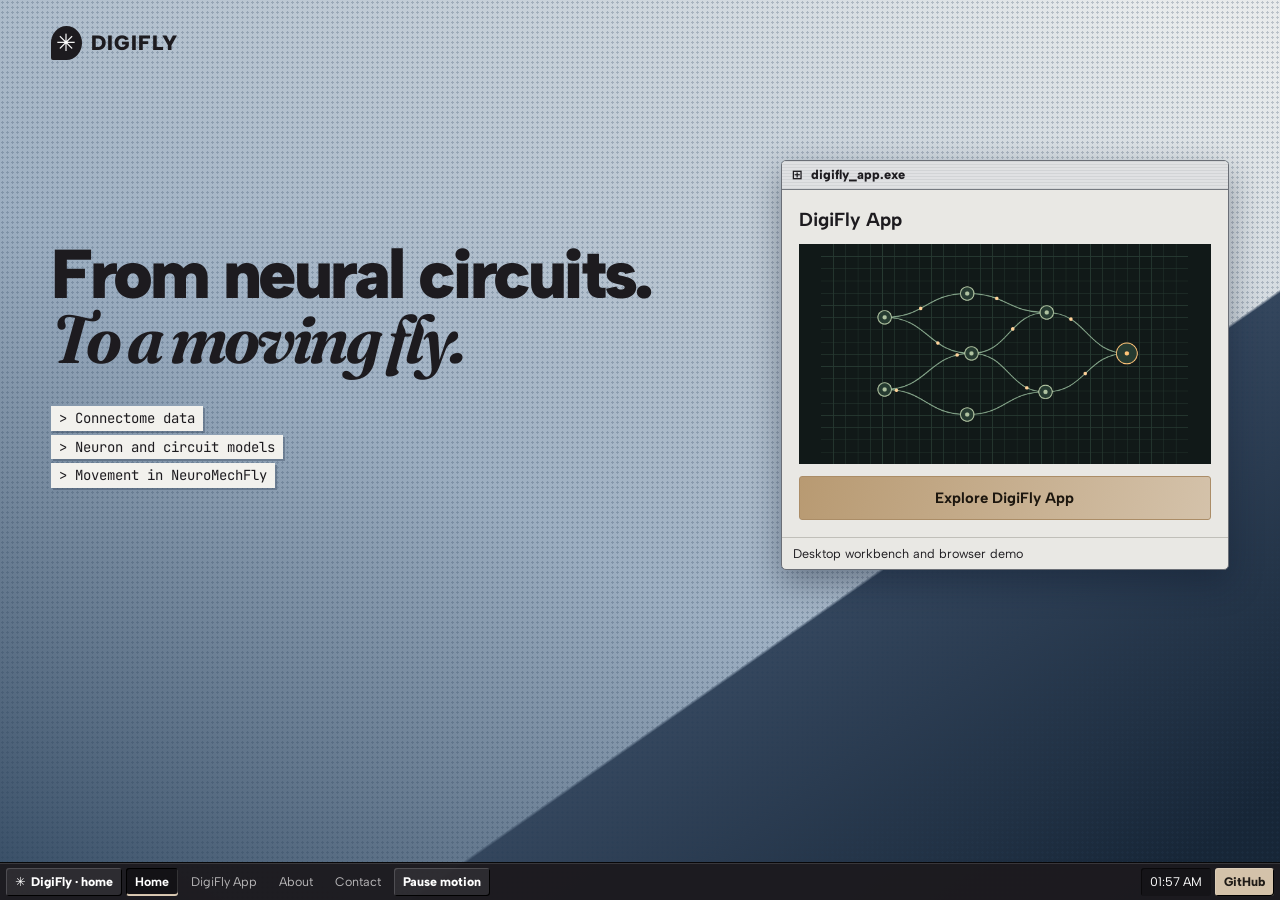
<file: index.html>
<!doctype html>
<html lang="en">
<head>
  <meta charset="utf-8">
  <meta name="viewport" content="width=device-width, initial-scale=1">
  <meta name="description" content="DigiFly research and desktop workbench for fruit fly neural simulations.">
  <meta name="theme-color" content="#1d1b1f">
  <title>Home · DigiFly</title>
  <link rel="stylesheet" href="./assets/site.css">
  <script defer src="./assets/site.js"></script>
</head>
<body class="page-home">
  <a class="skip" href="#main">Skip to content</a>
  <header class="masthead"><a href="./" class="brand"><span aria-hidden="true">✳</span> DigiFly</a></header>
  <main id="main">
<div class="home-layout">
  <section class="home-intro" aria-labelledby="title">
    <h1 id="title">From neural circuits.<br><em>To a moving fly.</em></h1>
    <ul class="terminal">
      <li>Connectome data</li>
      <li>Neuron and circuit models</li>
      <li>Movement in NeuroMechFly</li>
    </ul>
  </section>
  <section class="window launcher" aria-labelledby="launcher-title">
    <div class="window-bar"><span aria-hidden="true">⊞</span> digifly_app.exe</div>
    <div class="launcher-body">
      <h2 id="launcher-title">DigiFly App</h2>
      <figure class="preview-figure"><canvas class="circuit" width="600" height="360" role="img" aria-label="Illustrated neural circuit with activity moving along its connections">Illustrated neural circuit.</canvas></figure>
      <a class="action primary" href="app/">Explore DigiFly App</a>
    </div>
    <div class="window-status">Desktop workbench and browser demo</div>
  </section>
</div>
</main>
  <div class="taskbar">
    <a class="task-home" href="./" aria-label="DigiFly home"><span aria-hidden="true">✳</span> DigiFly · home</a>
    <nav aria-label="Main navigation"><a href="./" aria-current="page">Home</a><a href="./app/">DigiFly App</a><a href="./about/">About</a><a href="./contact/">Contact</a></nav>
    <div class="page-tools" aria-label="Page tools"><button data-motion type="button" aria-pressed="false">Pause motion</button></div>
    <div class="task-tray"><time data-clock aria-label="Local time"></time><a class="task-cta" href="https://github.com/Saint-Sam/Digifly-Public">GitHub</a></div>
  </div>
</body>
</html>
</file>
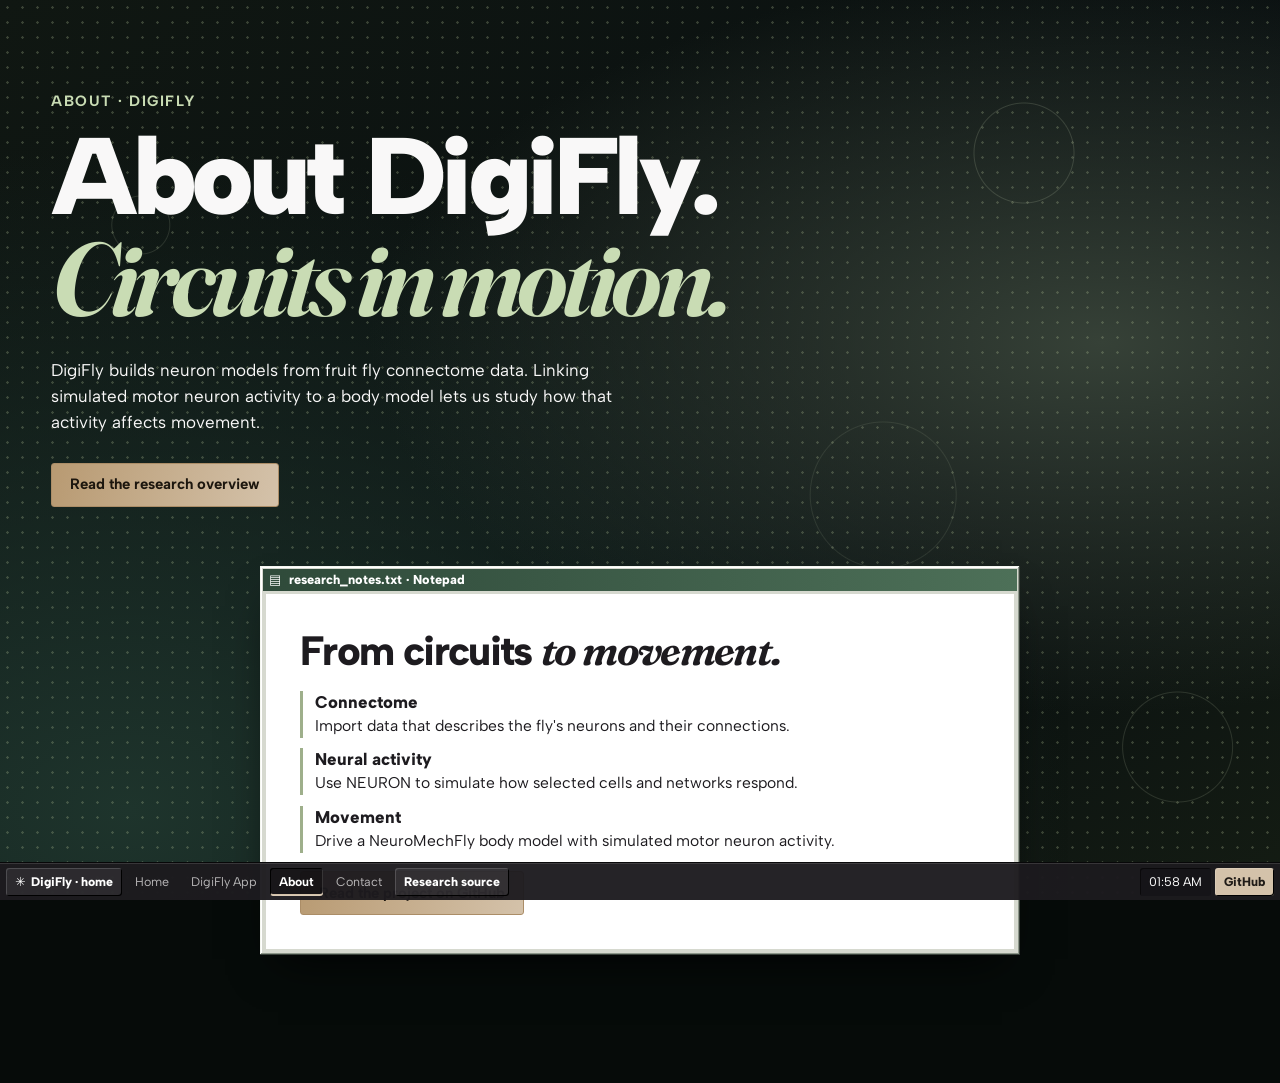
<file: about/index.html>
<!doctype html>
<html lang="en">
<head>
  <meta charset="utf-8">
  <meta name="viewport" content="width=device-width, initial-scale=1">
  <meta name="description" content="DigiFly research and desktop workbench for fruit fly neural simulations.">
  <meta name="theme-color" content="#1d1b1f">
  <title>About · DigiFly</title>
  <link rel="stylesheet" href="../assets/site.css">
  <script defer src="../assets/site.js"></script>
</head>
<body class="page-about">
  <a class="skip" href="#main">Skip to content</a>
  <main id="main">
<section class="hero about-hero" aria-labelledby="title">
  <p class="eyebrow">ABOUT · DIGIFLY</p>
  <h1 id="title">About DigiFly.<br><em>Circuits in motion.</em></h1>
  <p>DigiFly builds neuron models from fruit fly connectome data. Linking simulated motor neuron activity to a body model lets us study how that activity affects movement.</p>
  <a class="action primary" href="#research">Read the research overview</a>
</section>
<article class="window report" id="research" aria-labelledby="report-title">
  <div class="window-bar"><span aria-hidden="true">▤</span> research_notes.txt · Notepad</div>
  <div class="report-body">
    <h2 id="report-title">From circuits <em>to movement.</em></h2>
    <div class="pipeline">
      <section><h2>Connectome</h2><p>Import data that describes the fly's neurons and their connections.</p></section>
      <section><h2>Neural activity</h2><p>Use NEURON to simulate how selected cells and networks respond.</p></section>
      <section><h2>Movement</h2><p>Drive a NeuroMechFly body model with simulated motor neuron activity.</p></section>
    </div>
    <a class="action primary" href="https://github.com/Saint-Sam/Digifly-Public">Read the project on GitHub</a>
  </div>
</article>
</main>
  <div class="taskbar">
    <a class="task-home" href="../" aria-label="DigiFly home"><span aria-hidden="true">✳</span> DigiFly · home</a>
    <nav aria-label="Main navigation"><a href="../">Home</a><a href="../app/">DigiFly App</a><a href="../about/" aria-current="page">About</a><a href="../contact/">Contact</a></nav>
    <div class="page-tools" aria-label="Page tools"><a href="https://github.com/Saint-Sam/Digifly-Public">Research source</a></div>
    <div class="task-tray"><time data-clock aria-label="Local time"></time><a class="task-cta" href="https://github.com/Saint-Sam/Digifly-Public">GitHub</a></div>
  </div>
</body>
</html>
</file>
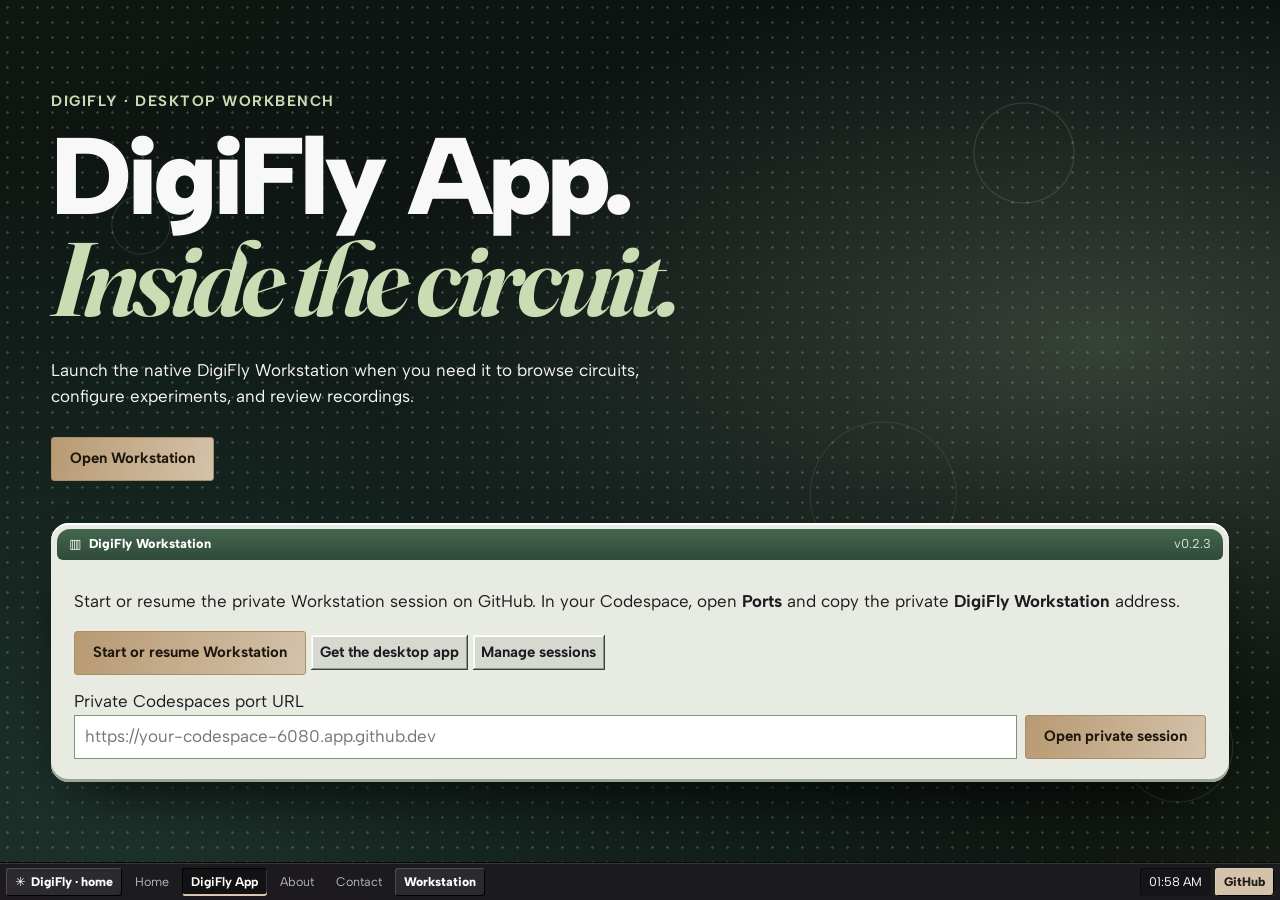
<file: app/index.html>
<!doctype html>
<html lang="en">
<head>
  <meta charset="utf-8">
  <meta name="viewport" content="width=device-width, initial-scale=1">
  <meta name="description" content="DigiFly research and desktop workbench for fruit fly neural simulations.">
  <meta name="theme-color" content="#1d1b1f">
  <title>DigiFly App · DigiFly</title>
  <link rel="stylesheet" href="../assets/site.css">
  <script defer src="../assets/site.js?v=return-to-site"></script>
</head>
<body class="page-app">
  <a class="skip" href="#main">Skip to content</a>
  <main id="main">
<section class="hero" aria-labelledby="title">
  <p class="eyebrow">DIGIFLY · DESKTOP WORKBENCH</p>
  <h1 id="title">DigiFly App.<br><em>Inside the circuit.</em></h1>
  <p>Launch the native DigiFly Workstation when you need it to browse circuits, configure experiments, and review recordings.</p>
  <a class="action primary" href="#workbench">Open Workstation</a>
</section>
<section class="viewer instrument live-workbench" id="workbench" aria-labelledby="workbench-label" data-session-url="">
  <div class="window-bar"><span aria-hidden="true">▥</span> <span id="workbench-label">DigiFly Workstation</span><span class="window-meta">v0.2.3</span></div>
  <div class="session-notice" data-session-notice>
    <p>Start or resume the private Workstation session on GitHub. In your Codespace, open <strong>Ports</strong> and copy the private <strong>DigiFly Workstation</strong> address.</p>
    <a class="action primary" href="https://codespaces.new/Saint-Sam/Digifly-Application/tree/browser-codespace?quickstart=1">Start or resume Workstation</a>
    <a class="action system-button" href="https://github.com/Saint-Sam/Digifly-Application/releases/tag/v0.2.3">Get the desktop app</a>
    <a class="action system-button" href="https://github.com/codespaces">Manage sessions</a>
    <form class="session-connect" data-codespace-form>
      <label for="codespace-address">Private Codespaces port URL</label>
      <div class="session-connect-controls">
        <input id="codespace-address" name="address" type="url" placeholder="https://your-codespace-6080.app.github.dev" required>
        <button class="action primary" type="submit">Open private session</button>
      </div>
      <p data-connect-status role="status"></p>
      <a class="action system-button" data-open-private-session target="_blank" rel="noopener" hidden>Open desktop again</a>
      <a class="action system-button" data-codespace-site target="_blank" rel="noopener" hidden>Open full site inside Codespace</a>
    </form>
  </div>
  <div class="session-launch" data-session-launch hidden>
    <a class="action primary" data-session-link target="_blank" rel="noopener">Open full-window session</a>
  </div>
  <iframe data-session-frame loading="lazy" title="DigiFly Workstation remote desktop" allow="fullscreen" hidden></iframe>
</section>
</main>
  <div class="taskbar">
    <a class="task-home" href="../" aria-label="DigiFly home"><span aria-hidden="true">✳</span> DigiFly · home</a>
    <nav aria-label="Main navigation"><a href="../">Home</a><a href="../app/" aria-current="page">DigiFly App</a><a href="../about/">About</a><a href="../contact/">Contact</a></nav>
    <div class="page-tools" aria-label="Page tools"><a href="#workbench">Workstation</a><a data-session-link target="_blank" rel="noopener" hidden>Open in new tab</a></div>
    <div class="task-tray"><time data-clock aria-label="Local time"></time><a class="task-cta" href="https://github.com/Saint-Sam/Digifly-Public">GitHub</a></div>
  </div>
</body>
</html>
</file>
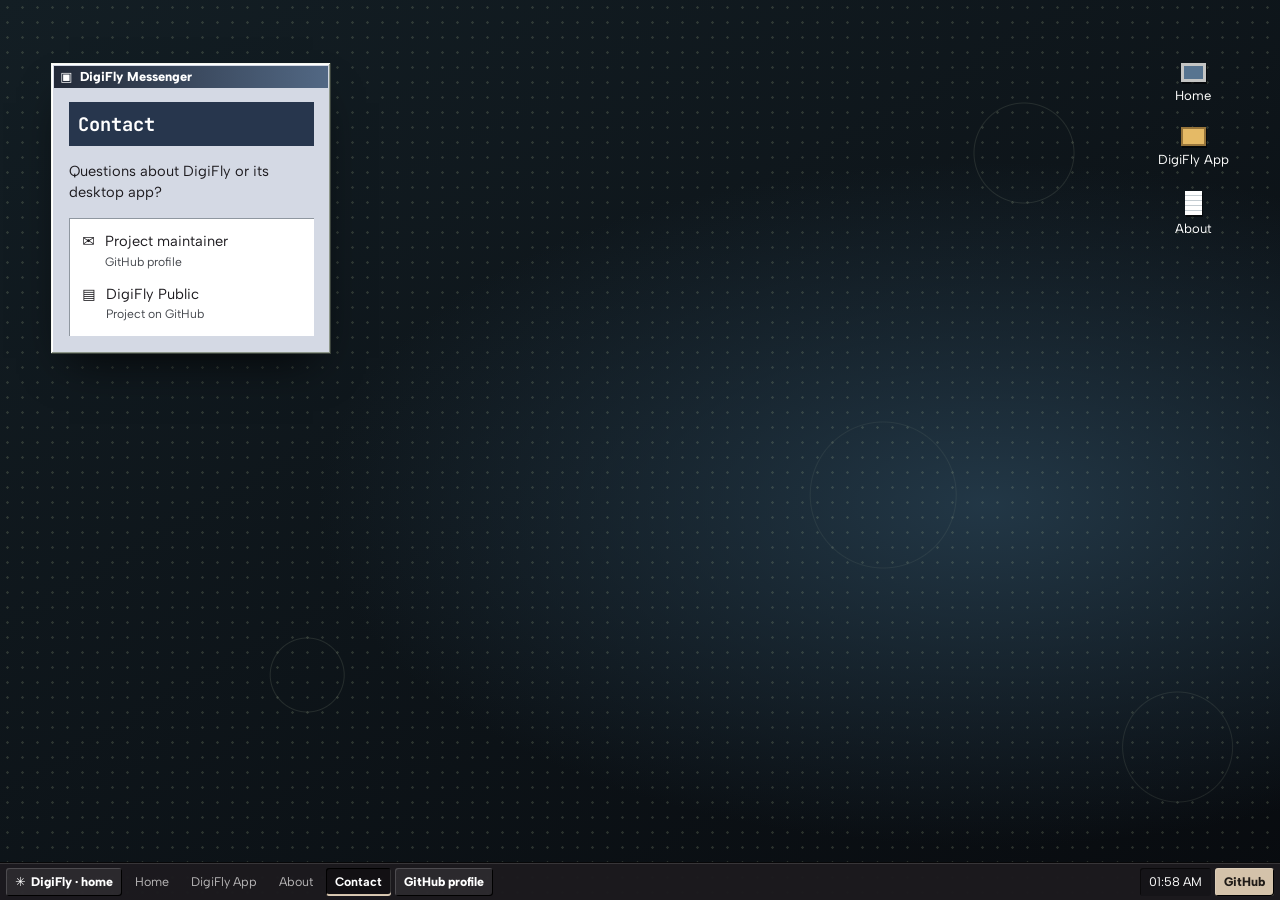
<file: contact/index.html>
<!doctype html>
<html lang="en">
<head>
  <meta charset="utf-8">
  <meta name="viewport" content="width=device-width, initial-scale=1">
  <meta name="description" content="DigiFly research and desktop workbench for fruit fly neural simulations.">
  <meta name="theme-color" content="#1d1b1f">
  <title>Contact · DigiFly</title>
  <link rel="stylesheet" href="../assets/site.css">
  <script defer src="../assets/site.js"></script>
</head>
<body class="page-contact">
  <a class="skip" href="#main">Skip to content</a>
  <main id="main">
<div class="contact-desktop">
  <section class="window messenger" aria-labelledby="title">
    <div class="window-bar"><span aria-hidden="true">▣</span> DigiFly Messenger</div>
    <div class="messenger-body">
      <h1 id="title">Contact</h1>
      <p>Questions about DigiFly or its desktop app?</p>
      <div class="contact-list">
        <a href="https://github.com/Saint-Sam"><span aria-hidden="true">✉</span><span>Project maintainer<small>GitHub profile</small></span></a>
        <a href="https://github.com/Saint-Sam/Digifly-Public"><span aria-hidden="true">▤</span><span>DigiFly Public<small>Project on GitHub</small></span></a>
      </div>
    </div>
  </section>
  <nav class="shortcuts" aria-label="Desktop shortcuts">
    <a href="../"><span class="desktop-icon monitor-icon" aria-hidden="true"></span>Home</a>
    <a href="../app/"><span class="desktop-icon folder-icon" aria-hidden="true"></span>DigiFly App</a>
    <a href="../about/"><span class="desktop-icon document-icon" aria-hidden="true"></span>About</a>
  </nav>
</div>
</main>
  <div class="taskbar">
    <a class="task-home" href="../" aria-label="DigiFly home"><span aria-hidden="true">✳</span> DigiFly · home</a>
    <nav aria-label="Main navigation"><a href="../">Home</a><a href="../app/">DigiFly App</a><a href="../about/">About</a><a href="../contact/" aria-current="page">Contact</a></nav>
    <div class="page-tools" aria-label="Page tools"><a href="https://github.com/Saint-Sam">GitHub profile</a></div>
    <div class="task-tray"><time data-clock aria-label="Local time"></time><a class="task-cta" href="https://github.com/Saint-Sam/Digifly-Public">GitHub</a></div>
  </div>
</body>
</html>
</file>
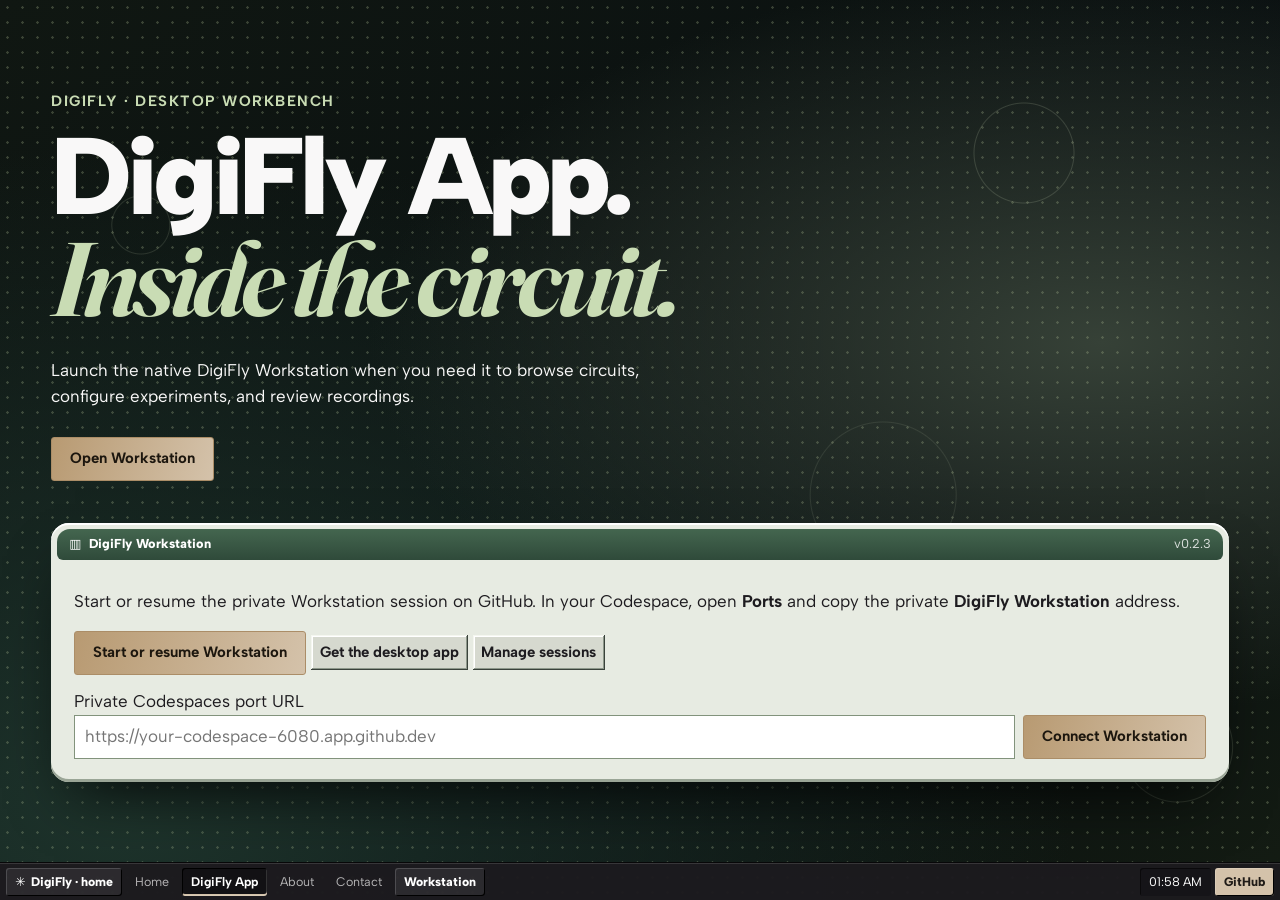
<file: .devcontainer/site/app/index.html>
<!doctype html>
<html lang="en">
<head>
  <meta charset="utf-8">
  <meta name="viewport" content="width=device-width, initial-scale=1">
  <meta name="description" content="DigiFly research and desktop workbench for fruit fly neural simulations.">
  <meta name="theme-color" content="#1d1b1f">
  <title>DigiFly App · DigiFly</title>
  <link rel="stylesheet" href="../assets/site.css">
  <script defer src="../assets/site.js"></script>
</head>
<body class="page-app">
  <a class="skip" href="#main">Skip to content</a>
  <main id="main">
<section class="hero" aria-labelledby="title">
  <p class="eyebrow">DIGIFLY · DESKTOP WORKBENCH</p>
  <h1 id="title">DigiFly App.<br><em>Inside the circuit.</em></h1>
  <p>Launch the native DigiFly Workstation when you need it to browse circuits, configure experiments, and review recordings.</p>
  <a class="action primary" href="#workbench">Open Workstation</a>
</section>
<section class="viewer instrument live-workbench" id="workbench" aria-labelledby="workbench-label" data-session-url="">
  <div class="window-bar"><span aria-hidden="true">▥</span> <span id="workbench-label">DigiFly Workstation</span><span class="window-meta">v0.2.3</span></div>
  <div class="session-notice" data-session-notice>
    <p>Start or resume the private Workstation session on GitHub. In your Codespace, open <strong>Ports</strong> and copy the private <strong>DigiFly Workstation</strong> address.</p>
    <a class="action primary" href="https://codespaces.new/Saint-Sam/Digifly-Application/tree/browser-codespace?quickstart=1">Start or resume Workstation</a>
    <a class="action system-button" href="https://github.com/Saint-Sam/Digifly-Application/releases/tag/v0.2.3">Get the desktop app</a>
    <a class="action system-button" href="https://github.com/codespaces">Manage sessions</a>
    <form class="session-connect" data-codespace-form>
      <label for="codespace-address">Private Codespaces port URL</label>
      <div class="session-connect-controls">
        <input id="codespace-address" name="address" type="url" placeholder="https://your-codespace-6080.app.github.dev" required>
        <button class="action primary" type="submit">Connect Workstation</button>
      </div>
      <p data-connect-status role="status"></p>
    </form>
  </div>
  <div class="session-launch" data-session-launch hidden>
    <a class="action primary" data-session-link target="_blank" rel="noopener">Open full-window session</a>
    <a class="action system-button" data-codespace-site target="_blank" rel="noopener" hidden>Open site inside Codespace</a>
  </div>
  <iframe data-session-frame loading="lazy" title="DigiFly Workstation remote desktop" allow="fullscreen" hidden></iframe>
</section>
</main>
  <div class="taskbar">
    <a class="task-home" href="../" aria-label="DigiFly home"><span aria-hidden="true">✳</span> DigiFly · home</a>
    <nav aria-label="Main navigation"><a href="../">Home</a><a href="../app/" aria-current="page">DigiFly App</a><a href="../about/">About</a><a href="../contact/">Contact</a></nav>
    <div class="page-tools" aria-label="Page tools"><a href="#workbench">Workstation</a><a data-session-link target="_blank" rel="noopener" hidden>Open in new tab</a></div>
    <div class="task-tray"><time data-clock aria-label="Local time"></time><a class="task-cta" href="https://github.com/Saint-Sam/Digifly-Public">GitHub</a></div>
  </div>
</body>
</html>
</file>
<file: assets/site.css>
@import url("https://fonts.googleapis.com/css2?family=Albert+Sans:wght@400;500;650;700;800;900&family=Fraunces:ital,wght@1,650&family=JetBrains+Mono:wght@400;600&display=swap");

:root {
  --ink: #1d1b1f;
  --light: #f9f8f8;
  --pale-green: #c9dcb4;
  --desktop: #060b09;
  --silver: #d6d9cf;
  --green-bar: linear-gradient(90deg, #2f4a3a, #4d7058);
  --gold: #b89a72;
  --mono: "JetBrains Mono", Consolas, monospace;
  --body: "Albert Sans", system-ui, sans-serif;
  --serif: Fraunces, Georgia, serif;
  --utility: Tahoma, "Segoe UI", var(--body);
  --bevel: inset -1px -1px #3a423b, inset 1px 1px #f5f7f0,
           inset -2px -2px #8d978a, inset 2px 2px white;
  --task-raised: inset 1px 1px #ffffff29, inset -1px -1px black;
  --task-pressed: inset 1px 1px black, inset -1px -1px #ffffff24, inset 0 -2px #d4c2aa;
  font: 400 17px/1.55 var(--body);
  color: var(--light);
  background: var(--desktop);
}

*, *::before, *::after { box-sizing: border-box; }
[hidden] { display: none !important; }
body { margin: 0; min-height: 100vh; padding-bottom: 60px; isolation: isolate; }
a { color: inherit; }
button, input { font: inherit; }
button { cursor: pointer; }
:focus-visible { outline: 2px solid #b8853a; outline-offset: 3px; }
.skip { position: fixed; top: 0; left: 1rem; color: var(--ink); background: white; padding: .5rem; z-index: 4; transform: translateY(-120%); }
.skip:focus { transform: translateY(0); }

body::before, body::after {
  content: "";
  position: fixed;
  inset: 0;
  pointer-events: none;
  z-index: -1;
}

body::before {
  background:
    radial-gradient(ellipse at 86% 38%, #364137 0%, transparent 47%),
    radial-gradient(ellipse at 10% 90%, #1e342c 0%, transparent 58%),
    linear-gradient(145deg, #101712, #080e10 64%, #141c13);
}
body::after {
  background:
    radial-gradient(circle at 80% 17%, transparent 49px, #d1ddba2c 50px, transparent 51px),
    radial-gradient(circle at 69% 55%, transparent 72px, #d1ddba1c 73px, transparent 74px),
    radial-gradient(circle at 24% 75%, transparent 36px, #d1ddba2e 37px, transparent 38px),
    radial-gradient(circle at 11% 25%, transparent 28px, #d1ddba24 29px, transparent 30px),
    radial-gradient(circle at 92% 83%, transparent 54px, #d1ddba27 55px, transparent 56px),
    radial-gradient(circle, #adbd9245 1px, transparent 1.5px) 0 0 / 15px 15px;
  animation: drift 70s ease-in-out infinite alternate;
}
body[data-motion-paused]::after { animation-play-state: paused; }
@keyframes drift { to { transform: translate(13px, -10px) scale(1.04); } }

.page-home { color: var(--ink); }
.page-home::before {
  background:
    linear-gradient(145deg, transparent 66%, #34465d 66.2%, #172637 94%),
    linear-gradient(30deg, #354b63 0%, #9caec1 42%, #e8ebec 95%);
}
.page-home::after {
  background: radial-gradient(circle, #243b5580 1px, transparent 1.1px) 0 0 / 5px 5px;
  opacity: .47;
}

main, .masthead { width: min(92vw, 1370px); margin-inline: auto; }
.masthead { padding-top: 26px; }
.brand { display: inline-flex; gap: .5rem; align-items: center; text-decoration: none; font-size: 1.22rem; font-weight: 900; letter-spacing: .05em; text-transform: uppercase; }
.brand span { font-size: 1.4rem; line-height: 1; padding: .3rem; color: white; background: var(--ink); border-radius: 50% 50% 50% 6%; }

.home-layout { display: grid; grid-template-columns: 1.4fr 1fr; align-items: center; gap: clamp(2rem, 8vw, 8rem); min-height: min(610px, calc(100svh - 128px)); padding: 2rem 0; }
.home-intro h1, .hero h1 { margin: 0; font-weight: 900; line-height: .94; letter-spacing: -.05em; }
.home-intro h1 { font-size: clamp(2.7rem, 5.4vw, 5.4rem); }
h1 em, h2 em { font-family: var(--serif); font-weight: 650; }
.home-intro em { font-size: .98em; }
.terminal { width: fit-content; list-style: none; padding: 0; margin: 2rem 0 0; display: grid; gap: 4px; font: .82rem/1.35 var(--mono); }
.terminal li { width: fit-content; background: #f2f1ed; padding: 3px 8px; box-shadow: 2px 2px #3546595e; }
.terminal li::before { content: "> "; }
.hero { padding: clamp(58px, 10vh, 110px) 0 42px; }
.hero .eyebrow { margin: 0 0 .7rem; color: var(--pale-green); font-size: .88rem; font-weight: 700; letter-spacing: .1em; }
.hero h1 { font-size: clamp(2.9rem, 8.5vw, 7.1rem); }
.hero h1 em { font-size: .96em; color: var(--pale-green); }
.hero > p:not(.eyebrow) { max-width: 54ch; margin: 1.6rem 0; }
.action { display: inline-flex; align-items: center; justify-content: center; min-height: 42px; padding: .55rem 1.05rem; font-size: .88rem; font-weight: 700; text-decoration: none; }
.primary { color: #1c160e; background: linear-gradient(105deg, #b89a72, #d4c2aa); border: 1px solid #ab8d67; border-radius: 3px; }
.primary:hover { background: #dcc8aa; }

.window { color: var(--ink); background: var(--silver); padding: 3px; box-shadow: var(--bevel), 0 22px 44px -18px #000c; }
.window-bar { display: flex; align-items: center; gap: 8px; min-height: 22px; padding: 0 6px; background: var(--green-bar); color: white; font: 800 .76rem/1.2 var(--utility); }
.window-meta { margin-left: auto; font-weight: 400; opacity: .82; }
.launcher { border-radius: 5px; background: #e9e8e4; border: 1px solid #6a6e76; padding: 0; overflow: hidden; box-shadow: 0 13px 32px #0e172863; }
.launcher .window-bar { min-height: 29px; color: var(--ink); padding: 0 10px; background: repeating-linear-gradient(#d2d4d6 0 1px, #e0e1e3 1px 3px); border-bottom: 1px solid #757980; }
.launcher-body { padding: .9rem 1rem 1rem; }
.launcher-body h2 { font-size: 1.11rem; margin: 0 0 .6rem; }
.launcher-body .action { width: 100%; margin-top: .7rem; }
.window-status { padding: .35rem .65rem; border-top: 1px solid #c0bfb9; font-size: .74rem; }

figure { margin: 0; }
canvas { display: block; width: 100%; height: auto; }
.preview-figure canvas { max-height: 220px; object-fit: contain; background: #111918; }
.system-button { min-height: 28px; border: 0; box-shadow: var(--bevel); background: var(--silver); padding: .35rem .52rem; }
.instrument { color: var(--ink); background: #e7ebe2; padding: 6px; border-radius: 18px; box-shadow: inset 0 2px white, inset 0 -3px #9aa596, 0 30px 60px -24px #000d; }
.instrument .window-bar { min-height: 31px; padding: 0 12px; border-radius: 13px 13px 6px 6px; background: linear-gradient(#44664f, #2f4a3a); }
figcaption { padding: .4rem .55rem; font: .74rem/1.35 var(--mono); }

.report { width: min(100%, 760px); margin: 1rem auto 4rem; }
.report-body { padding: clamp(1rem, 3vw, 2rem); margin: 3px; background: #fff; }
.report-body h2 { font-size: clamp(1.85rem, 3.2vw, 2.6rem); font-weight: 800; line-height: 1.02; letter-spacing: -.04em; margin: .15rem 0 1rem; }
.pipeline { display: grid; gap: .6rem; margin: 1.1rem 0; }
.pipeline section { padding-left: .7rem; border-left: 3px solid #9eaf8b; }
.pipeline h2 { margin: 0; font-size: 1rem; line-height: 1.35; letter-spacing: normal; }
.pipeline p { margin: 0; font-size: .92rem; }

.page-contact::before { background: radial-gradient(ellipse at 77% 56%, #223746, transparent 48%), linear-gradient(150deg, #131e24, #080b0f); }
.page-contact::after { opacity: .7; }
.contact-desktop { display: flex; align-items: start; justify-content: space-between; gap: 1rem; padding: clamp(24px, 7vh, 64px) 0 2rem; }
.messenger { width: min(100%, 280px); background: #d4d9e4; }
.messenger .window-bar { background: linear-gradient(90deg, #232a38, #526884); }
.messenger-body { padding: .85rem; font: .86rem/1.45 var(--utility); }
.messenger h1 { padding: .55rem; margin: 0; background: #27364d; color: white; font: 700 1.1rem var(--mono); }
.contact-list { display: grid; background: #fff; padding: .4rem; box-shadow: inset 1px 1px #8f97a0; }
.contact-list a { display: flex; gap: .6rem; padding: .4rem; text-decoration: none; }
.contact-list a:hover { background: #e7edf4; }
.contact-list small { display: block; color: #44474d; }
.shortcuts { display: grid; gap: 1.2rem; }
.shortcuts a { display: grid; justify-items: center; gap: .25rem; color: white; font-size: .77rem; text-decoration: none; }
.desktop-icon { display: block; width: 25px; height: 19px; box-shadow: 1px 2px #0008; }
.monitor-icon { background: #577490; border: 3px solid #c4c5c4; }
.folder-icon { background: #e5ba66; border: 2px solid #97753b; }
.document-icon { width: 17px; height: 24px; background: repeating-linear-gradient(white 0 4px, #c4cdd2 4px 5px); }

.taskbar { position: fixed; inset: auto 0 0; z-index: 2; display: flex; align-items: center; min-height: 38px; gap: 4px; padding: 0 6px max(0px, env(safe-area-inset-bottom)); background: #1d1b1ff5; box-shadow: inset 0 1px #ffffff1f; border-top: 1px solid #000b; color: #f9f8f8b3; font-size: .734rem; }
.taskbar nav, .page-tools, .tool-group, .task-tray { display: flex; align-items: center; gap: 4px; }
.taskbar a, .taskbar button, .taskbar time { display: inline-flex; align-items: center; gap: 6px; min-height: 28px; padding: 0 9px; border: 0; border-radius: 3px; color: inherit; background: transparent; text-decoration: none; white-space: nowrap; }
.taskbar a:hover, .taskbar button:hover { background: #ffffff15; color: white; }
.taskbar .task-home, .page-tools a, .page-tools button { background: #ffffff12; color: white; box-shadow: var(--task-raised); font-weight: 800; }
.taskbar a[aria-current="page"], .taskbar button[aria-pressed="true"] { background: #00000059; color: white; box-shadow: var(--task-pressed); font-weight: 700; }
.task-tray { margin-left: auto; }
.taskbar time { background: #151418; color: white; box-shadow: inset 1px 1px #0008; font-variant-numeric: tabular-nums; }
.taskbar .task-cta { background: #d4c2aa; color: #201b17; font-weight: 800; box-shadow: var(--task-raised); }
.taskbar .task-cta:hover { background: #e4d2bc; color: #201b17; }

@media (max-width: 740px) {
  .home-layout { grid-template-columns: 1fr; gap: 1.25rem; }
  .home-layout { padding: 2rem 0; }
  .hero { padding-top: 2.7rem; }
  .taskbar { flex-wrap: wrap; padding-block: 4px; }
  .taskbar a, .taskbar button, .taskbar time { padding-inline: 6px; }
  body { padding-bottom: 80px; }
}
@media (max-width: 465px) {
  .taskbar nav { flex: 1; justify-content: space-between; }
  .taskbar .task-home { display: none; }
  .taskbar .page-tools { flex-basis: 100%; order: 3; }
  .task-tray time { display: none; }
  .contact-desktop { gap: .65rem; }
}
@media (prefers-reduced-motion: reduce) {
  *, *::before, *::after { animation: none !important; transition: none !important; }
}

.live-workbench { margin-bottom: 3rem; scroll-margin-top: .75rem; }
.live-workbench iframe { display: block; width: 100%; height: min(76vh, 900px); min-height: 350px; border: 0; margin-top: 4px; background: #11151e; }
.session-notice { padding: .65rem 1rem 1rem; }

.session-launch { display: flex; justify-content: end; padding: .3rem .25rem 0; }
.session-launch .action { min-height: 36px; }
@media (max-width: 650px) {
  .live-workbench iframe { display: none; }
  .session-launch { padding: .85rem; justify-content: stretch; }
  .session-launch .action { flex: 1; min-height: 44px; }
  .taskbar a, .taskbar button { min-height: 36px; }
  body { padding-bottom: calc(90px + env(safe-area-inset-bottom)); }
}

.session-connect { margin-top: .8rem; }
.session-connect-controls { display: flex; flex-wrap: wrap; gap: .5rem; }
.session-connect input { flex: 1 1 18rem; min-width: 0; padding: .4rem .6rem; color: var(--ink); background: white; border: 1px solid #82937c; }
.session-connect p:empty { display: none; }
.session-launch { flex-wrap: wrap; gap: .4rem; }
</file>
<file: .devcontainer/site/assets/site.css>
@import url("https://fonts.googleapis.com/css2?family=Albert+Sans:wght@400;500;650;700;800;900&family=Fraunces:ital,wght@1,650&family=JetBrains+Mono:wght@400;600&display=swap");

:root {
  --ink: #1d1b1f;
  --light: #f9f8f8;
  --pale-green: #c9dcb4;
  --desktop: #060b09;
  --silver: #d6d9cf;
  --green-bar: linear-gradient(90deg, #2f4a3a, #4d7058);
  --gold: #b89a72;
  --mono: "JetBrains Mono", Consolas, monospace;
  --body: "Albert Sans", system-ui, sans-serif;
  --serif: Fraunces, Georgia, serif;
  --utility: Tahoma, "Segoe UI", var(--body);
  --bevel: inset -1px -1px #3a423b, inset 1px 1px #f5f7f0,
           inset -2px -2px #8d978a, inset 2px 2px white;
  --task-raised: inset 1px 1px #ffffff29, inset -1px -1px black;
  --task-pressed: inset 1px 1px black, inset -1px -1px #ffffff24, inset 0 -2px #d4c2aa;
  font: 400 17px/1.55 var(--body);
  color: var(--light);
  background: var(--desktop);
}

*, *::before, *::after { box-sizing: border-box; }
[hidden] { display: none !important; }
body { margin: 0; min-height: 100vh; padding-bottom: 60px; isolation: isolate; }
a { color: inherit; }
button, input { font: inherit; }
button { cursor: pointer; }
:focus-visible { outline: 2px solid #b8853a; outline-offset: 3px; }
.skip { position: fixed; top: 0; left: 1rem; color: var(--ink); background: white; padding: .5rem; z-index: 4; transform: translateY(-120%); }
.skip:focus { transform: translateY(0); }

body::before, body::after {
  content: "";
  position: fixed;
  inset: 0;
  pointer-events: none;
  z-index: -1;
}

body::before {
  background:
    radial-gradient(ellipse at 86% 38%, #364137 0%, transparent 47%),
    radial-gradient(ellipse at 10% 90%, #1e342c 0%, transparent 58%),
    linear-gradient(145deg, #101712, #080e10 64%, #141c13);
}
body::after {
  background:
    radial-gradient(circle at 80% 17%, transparent 49px, #d1ddba2c 50px, transparent 51px),
    radial-gradient(circle at 69% 55%, transparent 72px, #d1ddba1c 73px, transparent 74px),
    radial-gradient(circle at 24% 75%, transparent 36px, #d1ddba2e 37px, transparent 38px),
    radial-gradient(circle at 11% 25%, transparent 28px, #d1ddba24 29px, transparent 30px),
    radial-gradient(circle at 92% 83%, transparent 54px, #d1ddba27 55px, transparent 56px),
    radial-gradient(circle, #adbd9245 1px, transparent 1.5px) 0 0 / 15px 15px;
  animation: drift 70s ease-in-out infinite alternate;
}
body[data-motion-paused]::after { animation-play-state: paused; }
@keyframes drift { to { transform: translate(13px, -10px) scale(1.04); } }

.page-home { color: var(--ink); }
.page-home::before {
  background:
    linear-gradient(145deg, transparent 66%, #34465d 66.2%, #172637 94%),
    linear-gradient(30deg, #354b63 0%, #9caec1 42%, #e8ebec 95%);
}
.page-home::after {
  background: radial-gradient(circle, #243b5580 1px, transparent 1.1px) 0 0 / 5px 5px;
  opacity: .47;
}

main, .masthead { width: min(92vw, 1370px); margin-inline: auto; }
.masthead { padding-top: 26px; }
.brand { display: inline-flex; gap: .5rem; align-items: center; text-decoration: none; font-size: 1.22rem; font-weight: 900; letter-spacing: .05em; text-transform: uppercase; }
.brand span { font-size: 1.4rem; line-height: 1; padding: .3rem; color: white; background: var(--ink); border-radius: 50% 50% 50% 6%; }

.home-layout { display: grid; grid-template-columns: 1.4fr 1fr; align-items: center; gap: clamp(2rem, 8vw, 8rem); min-height: min(610px, calc(100svh - 128px)); padding: 2rem 0; }
.home-intro h1, .hero h1 { margin: 0; font-weight: 900; line-height: .94; letter-spacing: -.05em; }
.home-intro h1 { font-size: clamp(2.7rem, 5.4vw, 5.4rem); }
h1 em, h2 em { font-family: var(--serif); font-weight: 650; }
.home-intro em { font-size: .98em; }
.terminal { width: fit-content; list-style: none; padding: 0; margin: 2rem 0 0; display: grid; gap: 4px; font: .82rem/1.35 var(--mono); }
.terminal li { width: fit-content; background: #f2f1ed; padding: 3px 8px; box-shadow: 2px 2px #3546595e; }
.terminal li::before { content: "> "; }
.hero { padding: clamp(58px, 10vh, 110px) 0 42px; }
.hero .eyebrow { margin: 0 0 .7rem; color: var(--pale-green); font-size: .88rem; font-weight: 700; letter-spacing: .1em; }
.hero h1 { font-size: clamp(2.9rem, 8.5vw, 7.1rem); }
.hero h1 em { font-size: .96em; color: var(--pale-green); }
.hero > p:not(.eyebrow) { max-width: 54ch; margin: 1.6rem 0; }
.action { display: inline-flex; align-items: center; justify-content: center; min-height: 42px; padding: .55rem 1.05rem; font-size: .88rem; font-weight: 700; text-decoration: none; }
.primary { color: #1c160e; background: linear-gradient(105deg, #b89a72, #d4c2aa); border: 1px solid #ab8d67; border-radius: 3px; }
.primary:hover { background: #dcc8aa; }

.window { color: var(--ink); background: var(--silver); padding: 3px; box-shadow: var(--bevel), 0 22px 44px -18px #000c; }
.window-bar { display: flex; align-items: center; gap: 8px; min-height: 22px; padding: 0 6px; background: var(--green-bar); color: white; font: 800 .76rem/1.2 var(--utility); }
.window-meta { margin-left: auto; font-weight: 400; opacity: .82; }
.launcher { border-radius: 5px; background: #e9e8e4; border: 1px solid #6a6e76; padding: 0; overflow: hidden; box-shadow: 0 13px 32px #0e172863; }
.launcher .window-bar { min-height: 29px; color: var(--ink); padding: 0 10px; background: repeating-linear-gradient(#d2d4d6 0 1px, #e0e1e3 1px 3px); border-bottom: 1px solid #757980; }
.launcher-body { padding: .9rem 1rem 1rem; }
.launcher-body h2 { font-size: 1.11rem; margin: 0 0 .6rem; }
.launcher-body .action { width: 100%; margin-top: .7rem; }
.window-status { padding: .35rem .65rem; border-top: 1px solid #c0bfb9; font-size: .74rem; }

figure { margin: 0; }
canvas { display: block; width: 100%; height: auto; }
.preview-figure canvas { max-height: 220px; object-fit: contain; background: #111918; }
.system-button { min-height: 28px; border: 0; box-shadow: var(--bevel); background: var(--silver); padding: .35rem .52rem; }
.instrument { color: var(--ink); background: #e7ebe2; padding: 6px; border-radius: 18px; box-shadow: inset 0 2px white, inset 0 -3px #9aa596, 0 30px 60px -24px #000d; }
.instrument .window-bar { min-height: 31px; padding: 0 12px; border-radius: 13px 13px 6px 6px; background: linear-gradient(#44664f, #2f4a3a); }
figcaption { padding: .4rem .55rem; font: .74rem/1.35 var(--mono); }

.report { width: min(100%, 760px); margin: 1rem auto 4rem; }
.report-body { padding: clamp(1rem, 3vw, 2rem); margin: 3px; background: #fff; }
.report-body h2 { font-size: clamp(1.85rem, 3.2vw, 2.6rem); font-weight: 800; line-height: 1.02; letter-spacing: -.04em; margin: .15rem 0 1rem; }
.pipeline { display: grid; gap: .6rem; margin: 1.1rem 0; }
.pipeline section { padding-left: .7rem; border-left: 3px solid #9eaf8b; }
.pipeline h2 { margin: 0; font-size: 1rem; line-height: 1.35; letter-spacing: normal; }
.pipeline p { margin: 0; font-size: .92rem; }

.page-contact::before { background: radial-gradient(ellipse at 77% 56%, #223746, transparent 48%), linear-gradient(150deg, #131e24, #080b0f); }
.page-contact::after { opacity: .7; }
.contact-desktop { display: flex; align-items: start; justify-content: space-between; gap: 1rem; padding: clamp(24px, 7vh, 64px) 0 2rem; }
.messenger { width: min(100%, 280px); background: #d4d9e4; }
.messenger .window-bar { background: linear-gradient(90deg, #232a38, #526884); }
.messenger-body { padding: .85rem; font: .86rem/1.45 var(--utility); }
.messenger h1 { padding: .55rem; margin: 0; background: #27364d; color: white; font: 700 1.1rem var(--mono); }
.contact-list { display: grid; background: #fff; padding: .4rem; box-shadow: inset 1px 1px #8f97a0; }
.contact-list a { display: flex; gap: .6rem; padding: .4rem; text-decoration: none; }
.contact-list a:hover { background: #e7edf4; }
.contact-list small { display: block; color: #44474d; }
.shortcuts { display: grid; gap: 1.2rem; }
.shortcuts a { display: grid; justify-items: center; gap: .25rem; color: white; font-size: .77rem; text-decoration: none; }
.desktop-icon { display: block; width: 25px; height: 19px; box-shadow: 1px 2px #0008; }
.monitor-icon { background: #577490; border: 3px solid #c4c5c4; }
.folder-icon { background: #e5ba66; border: 2px solid #97753b; }
.document-icon { width: 17px; height: 24px; background: repeating-linear-gradient(white 0 4px, #c4cdd2 4px 5px); }

.taskbar { position: fixed; inset: auto 0 0; z-index: 2; display: flex; align-items: center; min-height: 38px; gap: 4px; padding: 0 6px max(0px, env(safe-area-inset-bottom)); background: #1d1b1ff5; box-shadow: inset 0 1px #ffffff1f; border-top: 1px solid #000b; color: #f9f8f8b3; font-size: .734rem; }
.taskbar nav, .page-tools, .tool-group, .task-tray { display: flex; align-items: center; gap: 4px; }
.taskbar a, .taskbar button, .taskbar time { display: inline-flex; align-items: center; gap: 6px; min-height: 28px; padding: 0 9px; border: 0; border-radius: 3px; color: inherit; background: transparent; text-decoration: none; white-space: nowrap; }
.taskbar a:hover, .taskbar button:hover { background: #ffffff15; color: white; }
.taskbar .task-home, .page-tools a, .page-tools button { background: #ffffff12; color: white; box-shadow: var(--task-raised); font-weight: 800; }
.taskbar a[aria-current="page"], .taskbar button[aria-pressed="true"] { background: #00000059; color: white; box-shadow: var(--task-pressed); font-weight: 700; }
.task-tray { margin-left: auto; }
.taskbar time { background: #151418; color: white; box-shadow: inset 1px 1px #0008; font-variant-numeric: tabular-nums; }
.taskbar .task-cta { background: #d4c2aa; color: #201b17; font-weight: 800; box-shadow: var(--task-raised); }
.taskbar .task-cta:hover { background: #e4d2bc; color: #201b17; }

@media (max-width: 740px) {
  .home-layout { grid-template-columns: 1fr; gap: 1.25rem; }
  .home-layout { padding: 2rem 0; }
  .hero { padding-top: 2.7rem; }
  .taskbar { flex-wrap: wrap; padding-block: 4px; }
  .taskbar a, .taskbar button, .taskbar time { padding-inline: 6px; }
  body { padding-bottom: 80px; }
}
@media (max-width: 465px) {
  .taskbar nav { flex: 1; justify-content: space-between; }
  .taskbar .task-home { display: none; }
  .taskbar .page-tools { flex-basis: 100%; order: 3; }
  .task-tray time { display: none; }
  .contact-desktop { gap: .65rem; }
}
@media (prefers-reduced-motion: reduce) {
  *, *::before, *::after { animation: none !important; transition: none !important; }
}

.live-workbench { margin-bottom: 3rem; scroll-margin-top: .75rem; }
.live-workbench iframe { display: block; width: 100%; height: min(76vh, 900px); min-height: 350px; border: 0; margin-top: 4px; background: #11151e; }
.session-notice { padding: .65rem 1rem 1rem; }

.session-launch { display: flex; justify-content: end; padding: .3rem .25rem 0; }
.session-launch .action { min-height: 36px; }
@media (max-width: 650px) {
  .live-workbench iframe { display: none; }
  .session-launch { padding: .85rem; justify-content: stretch; }
  .session-launch .action { flex: 1; min-height: 44px; }
  .taskbar a, .taskbar button { min-height: 36px; }
  body { padding-bottom: calc(90px + env(safe-area-inset-bottom)); }
}

.session-connect { margin-top: .8rem; }
.session-connect-controls { display: flex; flex-wrap: wrap; gap: .5rem; }
.session-connect input { flex: 1 1 18rem; min-width: 0; padding: .4rem .6rem; color: var(--ink); background: white; border: 1px solid #82937c; }
.session-connect p:empty { display: none; }
.session-launch { flex-wrap: wrap; gap: .4rem; }
</file>
